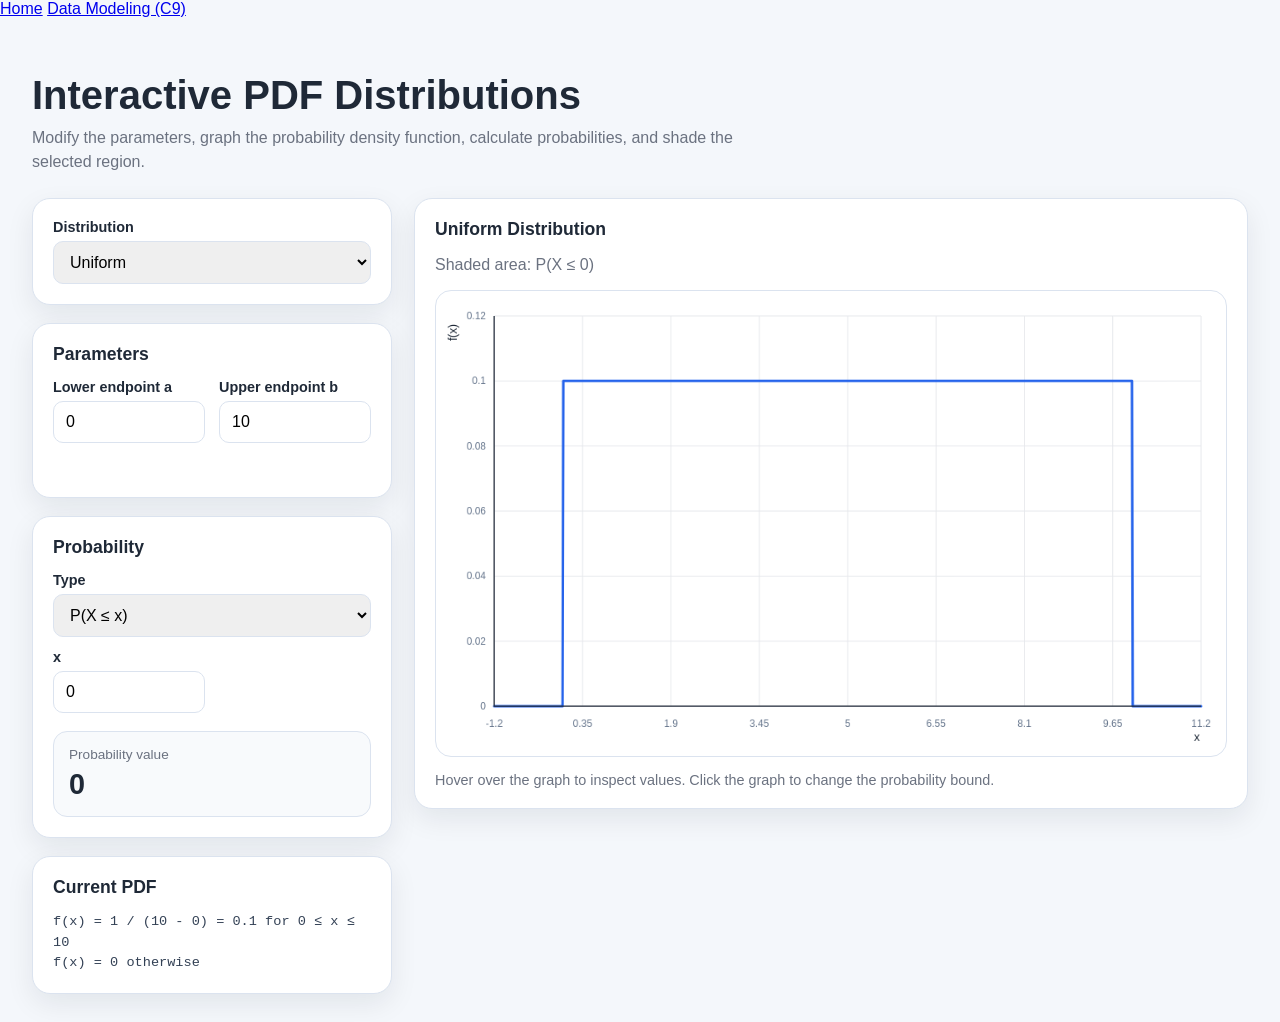
<file: index.html>
<!DOCTYPE html>
<html lang="en">
<head>
  <meta charset="UTF-8" />
  <meta name="viewport" content="width=device-width, initial-scale=1.0" />
  <title>C8 Interactive PDF Distributions</title>
  <link rel="stylesheet" href="styles.css" />
  <nav>
    <a href="global.html">Home</a>
    <a href="indextool.html">Data Modeling (C9)</a>
</nav>
</head>

<body>
  <main class="app">
    <header>
      <h1>Interactive PDF Distributions</h1>
      <p>
        Modify the parameters, graph the probability density function, calculate
        probabilities, and shade the selected region.
      </p>
    </header>

    <section class="layout">
      <aside class="controls">
        <div class="card">
          <label for="distribution">Distribution</label>
          <select id="distribution">
            <option value="uniform">Uniform</option>
            <option value="triangular">Triangular</option>
            <option value="linear">Linear</option>
            <option value="piecewise">Piecewise</option>
            <option value="normal">Normal</option>
          </select>
        </div>

        <div class="card">
          <h2>Parameters</h2>
          <div id="parameterForm" class="form-grid"></div>
          <p id="errorMessage" class="error"></p>
        </div>

        <div class="card">
          <h2>Probability</h2>

          <label for="probabilityType">Type</label>
          <select id="probabilityType">
            <option value="below">P(X ≤ x)</option>
            <option value="above">P(X ≥ x)</option>
            <option value="between">P(x₁ ≤ X ≤ x₂)</option>
          </select>

          <div class="form-grid">
            <div>
              <label id="boundALabel" for="boundA">x</label>
              <input id="boundA" type="number" step="any" value="0" />
            </div>

            <div id="boundBContainer">
              <label for="boundB">x₂</label>
              <input id="boundB" type="number" step="any" value="1" />
            </div>
          </div>

          <div class="result">
            <span>Probability value</span>
            <strong id="probabilityValue">—</strong>
          </div>
        </div>

        <div class="card">
          <h2>Current PDF</h2>
          <pre id="formulaBox"></pre>
        </div>
      </aside>

      <section class="graph-card">
        <h2 id="graphTitle">Uniform Distribution</h2>
        <p id="graphSubtitle">PDF graph and shaded probability region</p>

        <div class="canvas-wrapper">
          <canvas id="pdfCanvas" width="950" height="560"></canvas>
          <div id="tooltip" class="tooltip" hidden></div>
        </div>

        <p class="hint">
          Hover over the graph to inspect values. Click the graph to change the
          probability bound.
        </p>
      </section>
    </section>
  </main>

  <script src="app.js"></script>
</body>
</html>
</file>
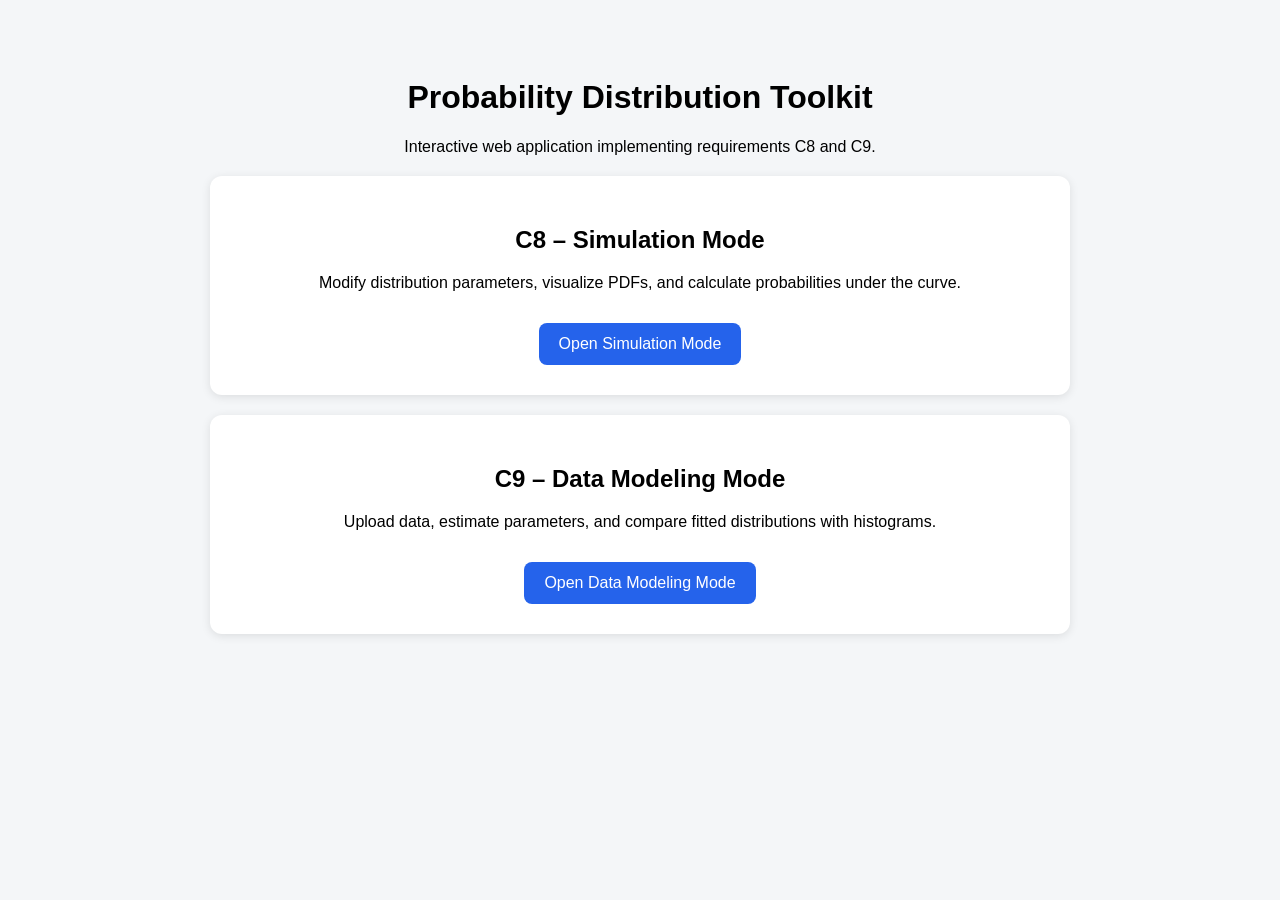
<file: global.html>
<!DOCTYPE html>
<html lang="en">
<head>
    <meta charset="UTF-8">
    <meta name="viewport" content="width=device-width, initial-scale=1.0">
    <title>Probability Distribution Toolkit</title>

    <style>
        body{
            font-family: Arial, sans-serif;
            text-align:center;
            padding:50px;
            background:#f4f6f8;
        }

        .container{
            max-width:900px;
            margin:auto;
        }

        .card{
            background:white;
            padding:30px;
            margin:20px;
            border-radius:12px;
            box-shadow:0 2px 10px rgba(0,0,0,.1);
        }

        a{
            display:inline-block;
            margin-top:15px;
            padding:12px 20px;
            background:#2563eb;
            color:white;
            text-decoration:none;
            border-radius:8px;
        }

        a:hover{
            background:#1d4ed8;
        }
    </style>
</head>
<body>

<div class="container">

    <h1>Probability Distribution Toolkit</h1>

    <p>
        Interactive web application implementing requirements C8 and C9.
    </p>

    <div class="card">
        <h2>C8 – Simulation Mode</h2>

        <p>
            Modify distribution parameters, visualize PDFs,
            and calculate probabilities under the curve.
        </p>

        <a href="index.html">Open Simulation Mode</a>
    </div>

    <div class="card">
        <h2>C9 – Data Modeling Mode</h2>

        <p>
            Upload data, estimate parameters,
            and compare fitted distributions with histograms.
        </p>

        <a href="indextool.html">Open Data Modeling Mode</a>
    </div>

</div>

</body>
</html>
</file>
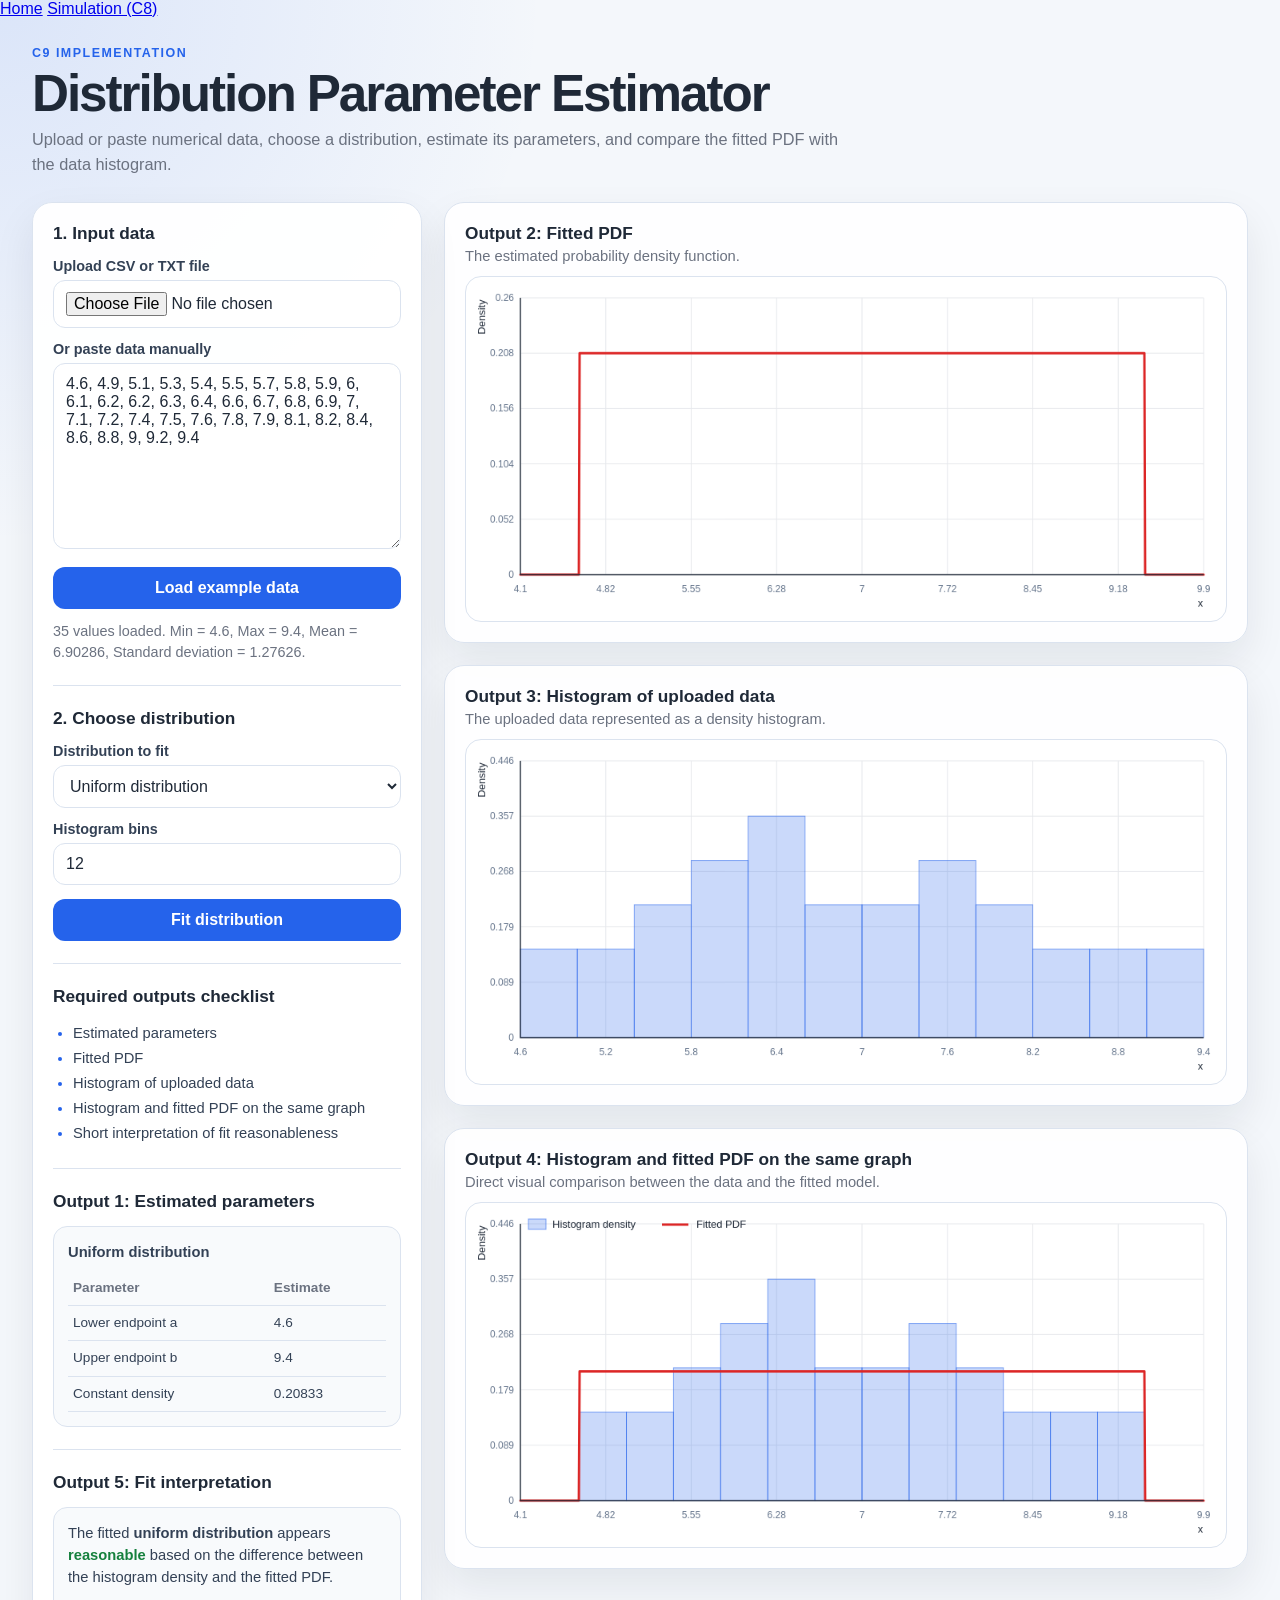
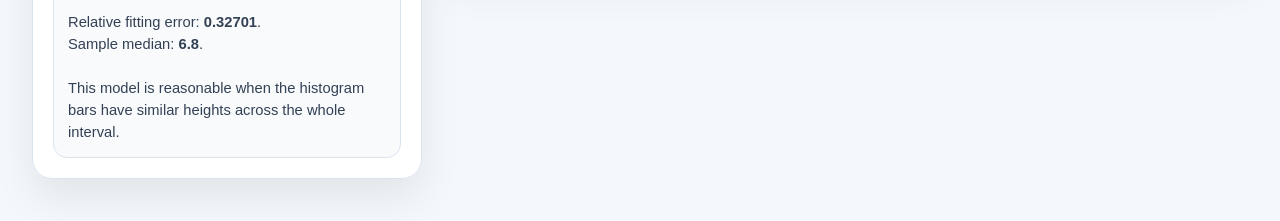
<file: indextool.html>
<!DOCTYPE html>
<html lang="en">
<head>
  <meta charset="UTF-8" />
  <meta name="viewport" content="width=device-width, initial-scale=1.0" />
  <title>C9 Distribution Fitting Tool</title>
  <link rel="stylesheet" href="stylestool.css" />
  <nav>
    <a href="global.html">Home</a>
    <a href="index.html">Simulation (C8)</a>
</nav>
</head>

<body>
  <main class="app">
    <header class="hero">
      <p class="tag">C9 Implementation</p>
      <h1>Distribution Parameter Estimator</h1>
      <p>
        Upload or paste numerical data, choose a distribution, estimate its parameters,
        and compare the fitted PDF with the data histogram.
      </p>
    </header>

    <section class="layout">
      <aside class="panel controls">
        <section class="block">
          <h2>1. Input data</h2>

          <label for="fileInput">Upload CSV or TXT file</label>
          <input id="fileInput" type="file" accept=".csv,.txt" />

          <label for="dataInput">Or paste data manually</label>
          <textarea
            id="dataInput"
            rows="9"
            placeholder="Example: 4.2, 5.1, 5.7, 6.0, 6.4, 7.2"
          ></textarea>

          <button id="exampleBtn" type="button">Load example data</button>

          <p id="dataStatus" class="status">No data loaded yet.</p>
        </section>

        <section class="block">
          <h2>2. Choose distribution</h2>

          <label for="distributionSelect">Distribution to fit</label>
          <select id="distributionSelect">
            <option value="uniform">Uniform distribution</option>
            <option value="triangular">Triangular distribution</option>
            <option value="linear">Linear distribution</option>
            <option value="piecewiseUniform">Piecewise uniform distribution</option>
            <option value="normal">Normal distribution</option>
          </select>

          <div id="piecewiseOptions" class="hidden">
            <label for="pieceCount">Number of piecewise intervals</label>
            <input id="pieceCount" type="number" min="2" max="12" value="4" />
          </div>

          <label for="histogramBins">Histogram bins</label>
          <input id="histogramBins" type="number" min="4" max="40" value="12" />

          <button id="fitBtn" type="button">Fit distribution</button>
        </section>

        <section class="block">
          <h2>Required outputs checklist</h2>
          <ul class="checklist">
            <li>Estimated parameters</li>
            <li>Fitted PDF</li>
            <li>Histogram of uploaded data</li>
            <li>Histogram and fitted PDF on the same graph</li>
            <li>Short interpretation of fit reasonableness</li>
          </ul>
        </section>

        <section class="block">
          <h2>Output 1: Estimated parameters</h2>
          <div id="parametersOutput" class="output">
            Fit a distribution to display the estimated parameters.
          </div>
        </section>

        <section class="block">
          <h2>Output 5: Fit interpretation</h2>
          <div id="interpretationOutput" class="output">
            The interpretation will appear after fitting a model.
          </div>
        </section>
      </aside>

      <section class="graphs">
        <article class="panel graph-card">
          <h2>Output 2: Fitted PDF</h2>
          <p>The estimated probability density function.</p>
          <canvas id="pdfCanvas" width="950" height="430"></canvas>
        </article>

        <article class="panel graph-card">
          <h2>Output 3: Histogram of uploaded data</h2>
          <p>The uploaded data represented as a density histogram.</p>
          <canvas id="histogramCanvas" width="950" height="430"></canvas>
        </article>

        <article class="panel graph-card">
          <h2>Output 4: Histogram and fitted PDF on the same graph</h2>
          <p>Direct visual comparison between the data and the fitted model.</p>
          <canvas id="combinedCanvas" width="950" height="430"></canvas>
        </article>
      </section>
    </section>
  </main>

  <script src="apptool.js"></script>
</body>
</html>
</file>
<file: styles.css>
:root {
  --background: #f4f7fb;
  --card: #ffffff;
  --text: #1f2937;
  --muted: #6b7280;
  --border: #dbe3ef;
  --primary: #2563eb;
  --primary-soft: rgba(37, 99, 235, 0.18);
  --danger: #b91c1c;
}

* {
  box-sizing: border-box;
}

body {
  margin: 0;
  font-family: Arial, Helvetica, sans-serif;
  color: var(--text);
  background: var(--background);
}

.app {
  width: min(1400px, 95%);
  margin: 0 auto;
  padding: 28px 0;
}

header {
  margin-bottom: 24px;
}

header h1 {
  margin-bottom: 8px;
  font-size: 2.5rem;
}

header p {
  margin: 0;
  max-width: 750px;
  color: var(--muted);
  line-height: 1.5;
}

.layout {
  display: grid;
  grid-template-columns: 360px 1fr;
  gap: 22px;
  align-items: start;
}

.controls {
  display: flex;
  flex-direction: column;
  gap: 18px;
}

.card,
.graph-card {
  background: var(--card);
  border: 1px solid var(--border);
  border-radius: 18px;
  padding: 20px;
  box-shadow: 0 10px 28px rgba(15, 23, 42, 0.08);
}

h2 {
  margin-top: 0;
  margin-bottom: 14px;
  font-size: 1.1rem;
}

label {
  display: block;
  margin-bottom: 6px;
  font-weight: bold;
  font-size: 0.9rem;
}

input,
select {
  width: 100%;
  padding: 11px 12px;
  border: 1px solid var(--border);
  border-radius: 10px;
  font-size: 1rem;
  outline: none;
}

input:focus,
select:focus {
  border-color: var(--primary);
}

.form-grid {
  display: grid;
  grid-template-columns: 1fr 1fr;
  gap: 14px;
  margin-top: 12px;
}

.wide {
  grid-column: 1 / -1;
}

.result {
  margin-top: 18px;
  padding: 15px;
  background: #f8fafc;
  border: 1px solid var(--border);
  border-radius: 14px;
}

.result span {
  display: block;
  margin-bottom: 6px;
  color: var(--muted);
  font-size: 0.85rem;
}

.result strong {
  font-size: 1.8rem;
}

.error {
  min-height: 20px;
  margin-bottom: 0;
  color: var(--danger);
  font-size: 0.9rem;
}

pre {
  margin: 0;
  white-space: pre-wrap;
  font-family: Consolas, monospace;
  font-size: 0.85rem;
  line-height: 1.5;
  color: #334155;
}

.graph-card h2 {
  margin-bottom: 4px;
}

.graph-card p {
  color: var(--muted);
}

.canvas-wrapper {
  position: relative;
  border: 1px solid var(--border);
  border-radius: 16px;
  overflow: hidden;
  background: white;
}

canvas {
  display: block;
  width: 100%;
  height: auto;
  cursor: crosshair;
}

.tooltip {
  position: absolute;
  pointer-events: none;
  z-index: 10;
  background: rgba(15, 23, 42, 0.92);
  color: white;
  padding: 8px 10px;
  border-radius: 10px;
  font-size: 0.85rem;
  transform: translate(12px, -50%);
}

.hint {
  margin-bottom: 0;
  font-size: 0.9rem;
}

@media (max-width: 950px) {
  .layout {
    grid-template-columns: 1fr;
  }
}

@media (max-width: 600px) {
  .form-grid {
    grid-template-columns: 1fr;
  }

  header h1 {
    font-size: 2rem;
  }
}
</file>
<file: stylestool.css>
:root {
  --bg: #f4f7fb;
  --panel: #ffffff;
  --text: #1f2937;
  --muted: #6b7280;
  --border: #dbe3ef;
  --primary: #2563eb;
  --primary-soft: rgba(37, 99, 235, 0.16);
  --pdf: #dc2626;
  --hist: rgba(37, 99, 235, 0.24);
  --hist-border: rgba(37, 99, 235, 0.58);
  --good: #15803d;
  --warning: #b45309;
  --bad: #b91c1c;
}

* {
  box-sizing: border-box;
}

body {
  margin: 0;
  background:
    radial-gradient(circle at top left, rgba(37, 99, 235, 0.12), transparent 34rem),
    var(--bg);
  color: var(--text);
  font-family: Arial, Helvetica, sans-serif;
}

.app {
  width: min(1480px, 95%);
  margin: 0 auto;
  padding: 28px 0 42px;
}

.hero {
  margin-bottom: 24px;
}

.tag {
  margin: 0 0 8px;
  color: var(--primary);
  font-size: 0.78rem;
  font-weight: 800;
  letter-spacing: 0.12em;
  text-transform: uppercase;
}

.hero h1 {
  margin: 0 0 8px;
  font-size: clamp(2rem, 4vw, 3.2rem);
  line-height: 1;
  letter-spacing: -0.04em;
}

.hero p:not(.tag) {
  max-width: 820px;
  margin: 0;
  color: var(--muted);
  line-height: 1.55;
  font-size: 1.02rem;
}

.layout {
  display: grid;
  grid-template-columns: 390px 1fr;
  gap: 22px;
  align-items: start;
}

.panel {
  background: rgba(255, 255, 255, 0.94);
  border: 1px solid var(--border);
  border-radius: 20px;
  box-shadow: 0 18px 40px rgba(15, 23, 42, 0.08);
}

.controls {
  position: sticky;
  top: 18px;
  padding: 20px;
}

.block + .block {
  margin-top: 22px;
  padding-top: 22px;
  border-top: 1px solid var(--border);
}

h2 {
  margin: 0 0 14px;
  font-size: 1.08rem;
}

label {
  display: block;
  margin: 13px 0 6px;
  color: #334155;
  font-size: 0.9rem;
  font-weight: 700;
}

input,
select,
textarea,
button {
  width: 100%;
  font: inherit;
}

input,
select,
textarea {
  border: 1px solid var(--border);
  border-radius: 12px;
  padding: 11px 12px;
  outline: none;
  background: white;
  color: var(--text);
}

textarea {
  resize: vertical;
  min-height: 145px;
}

input:focus,
select:focus,
textarea:focus {
  border-color: var(--primary);
  box-shadow: 0 0 0 4px var(--primary-soft);
}

button {
  margin-top: 14px;
  border: none;
  border-radius: 12px;
  padding: 12px 14px;
  background: var(--primary);
  color: white;
  font-weight: 800;
  cursor: pointer;
}

button:hover {
  filter: brightness(0.95);
}

.status {
  margin: 12px 0 0;
  color: var(--muted);
  font-size: 0.9rem;
  line-height: 1.45;
}

.output {
  padding: 14px;
  border: 1px solid var(--border);
  border-radius: 14px;
  background: #f8fafc;
  color: #334155;
  font-size: 0.92rem;
  line-height: 1.5;
}

.output table {
  width: 100%;
  margin-top: 8px;
  border-collapse: collapse;
}

.output th,
.output td {
  padding: 7px 5px;
  border-bottom: 1px solid var(--border);
  text-align: left;
  vertical-align: top;
  font-size: 0.85rem;
}

.output th {
  color: var(--muted);
}

.checklist {
  margin: 0;
  padding-left: 20px;
  color: #334155;
  line-height: 1.7;
  font-size: 0.92rem;
}

.checklist li::marker {
  color: var(--primary);
}

.hidden {
  display: none;
}

.graphs {
  display: grid;
  gap: 22px;
}

.graph-card {
  padding: 20px;
}

.graph-card h2 {
  margin-bottom: 4px;
}

.graph-card p {
  margin: 0 0 12px;
  color: var(--muted);
  font-size: 0.92rem;
}

canvas {
  display: block;
  width: 100%;
  height: auto;
  border: 1px solid var(--border);
  border-radius: 16px;
  background: #ffffff;
}

.good {
  color: var(--good);
  font-weight: 800;
}

.warning {
  color: var(--warning);
  font-weight: 800;
}

.bad {
  color: var(--bad);
  font-weight: 800;
}

@media (max-width: 1050px) {
  .layout {
    grid-template-columns: 1fr;
  }

  .controls {
    position: static;
  }
}

@media (max-width: 620px) {
  .app {
    width: min(100% - 18px, 1480px);
    padding-top: 18px;
  }

  .panel {
    border-radius: 16px;
  }

  .controls,
  .graph-card {
    padding: 16px;
  }
}
</file>
